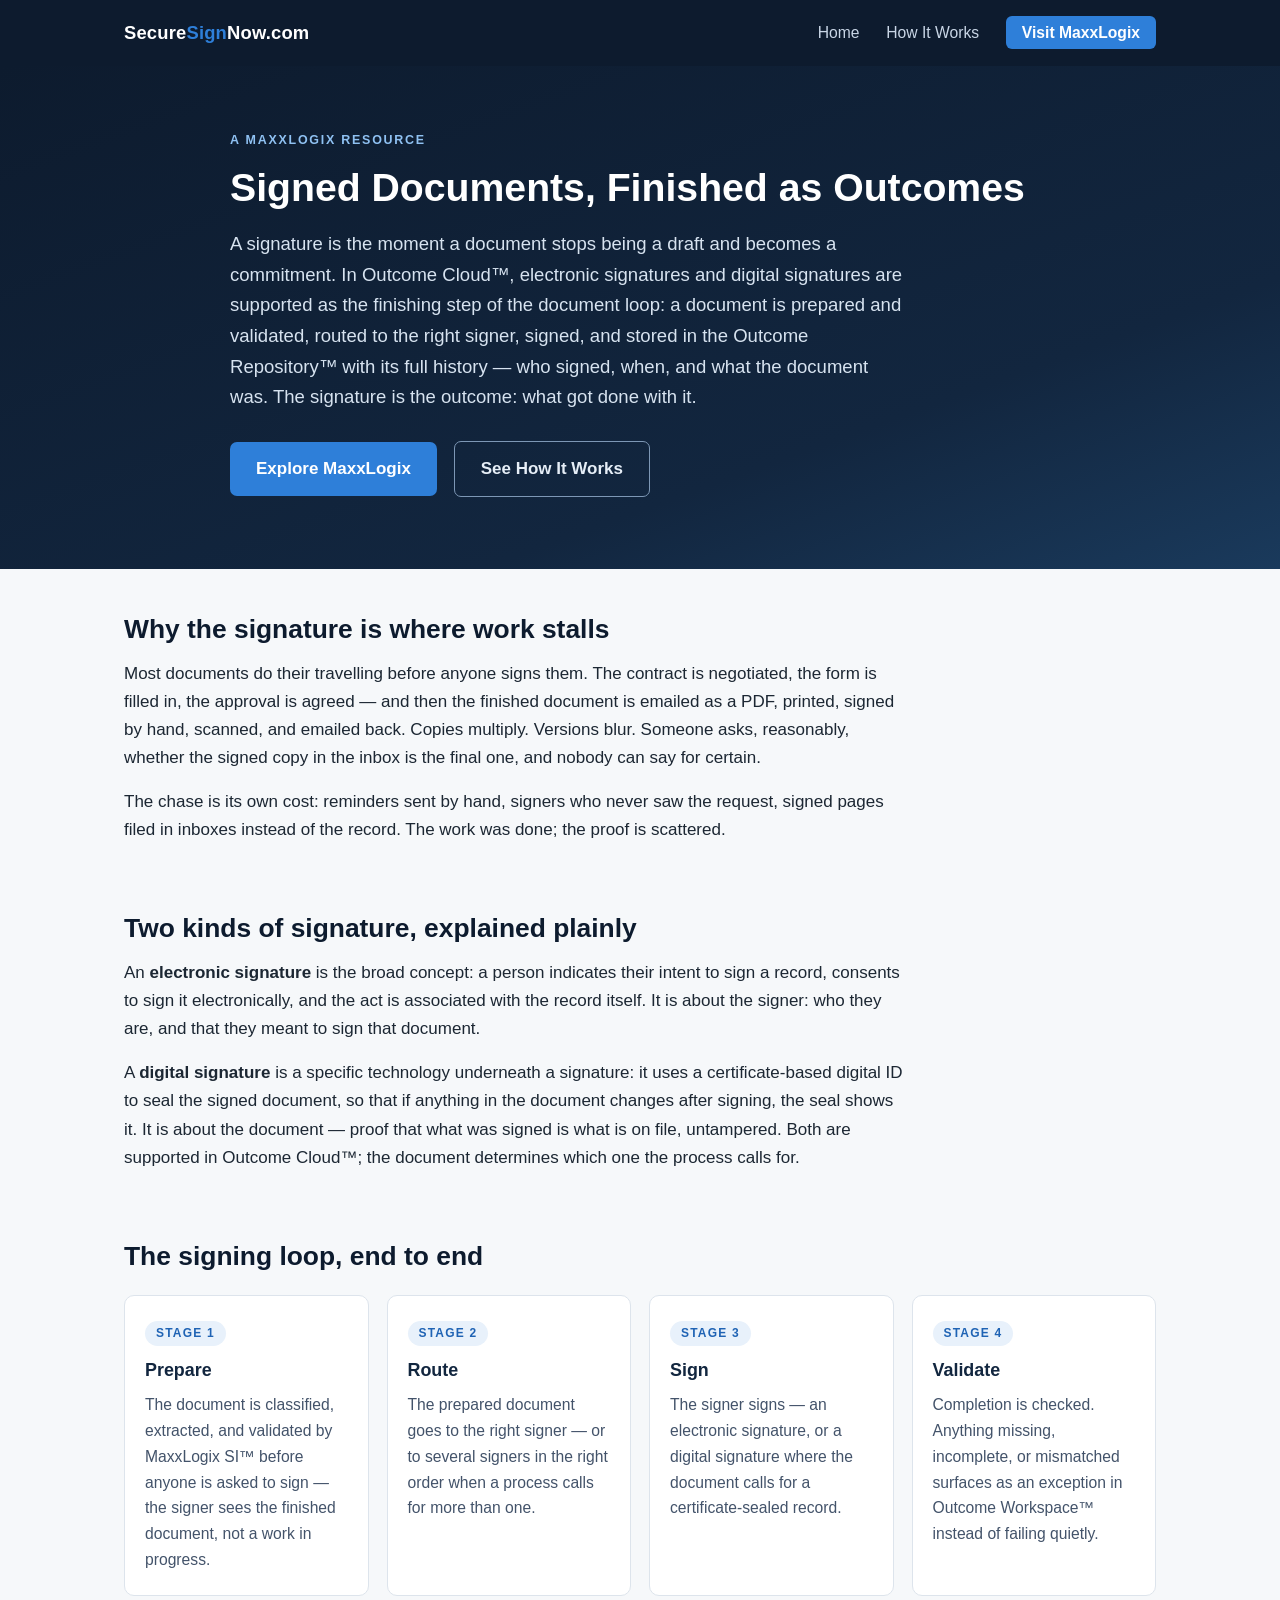
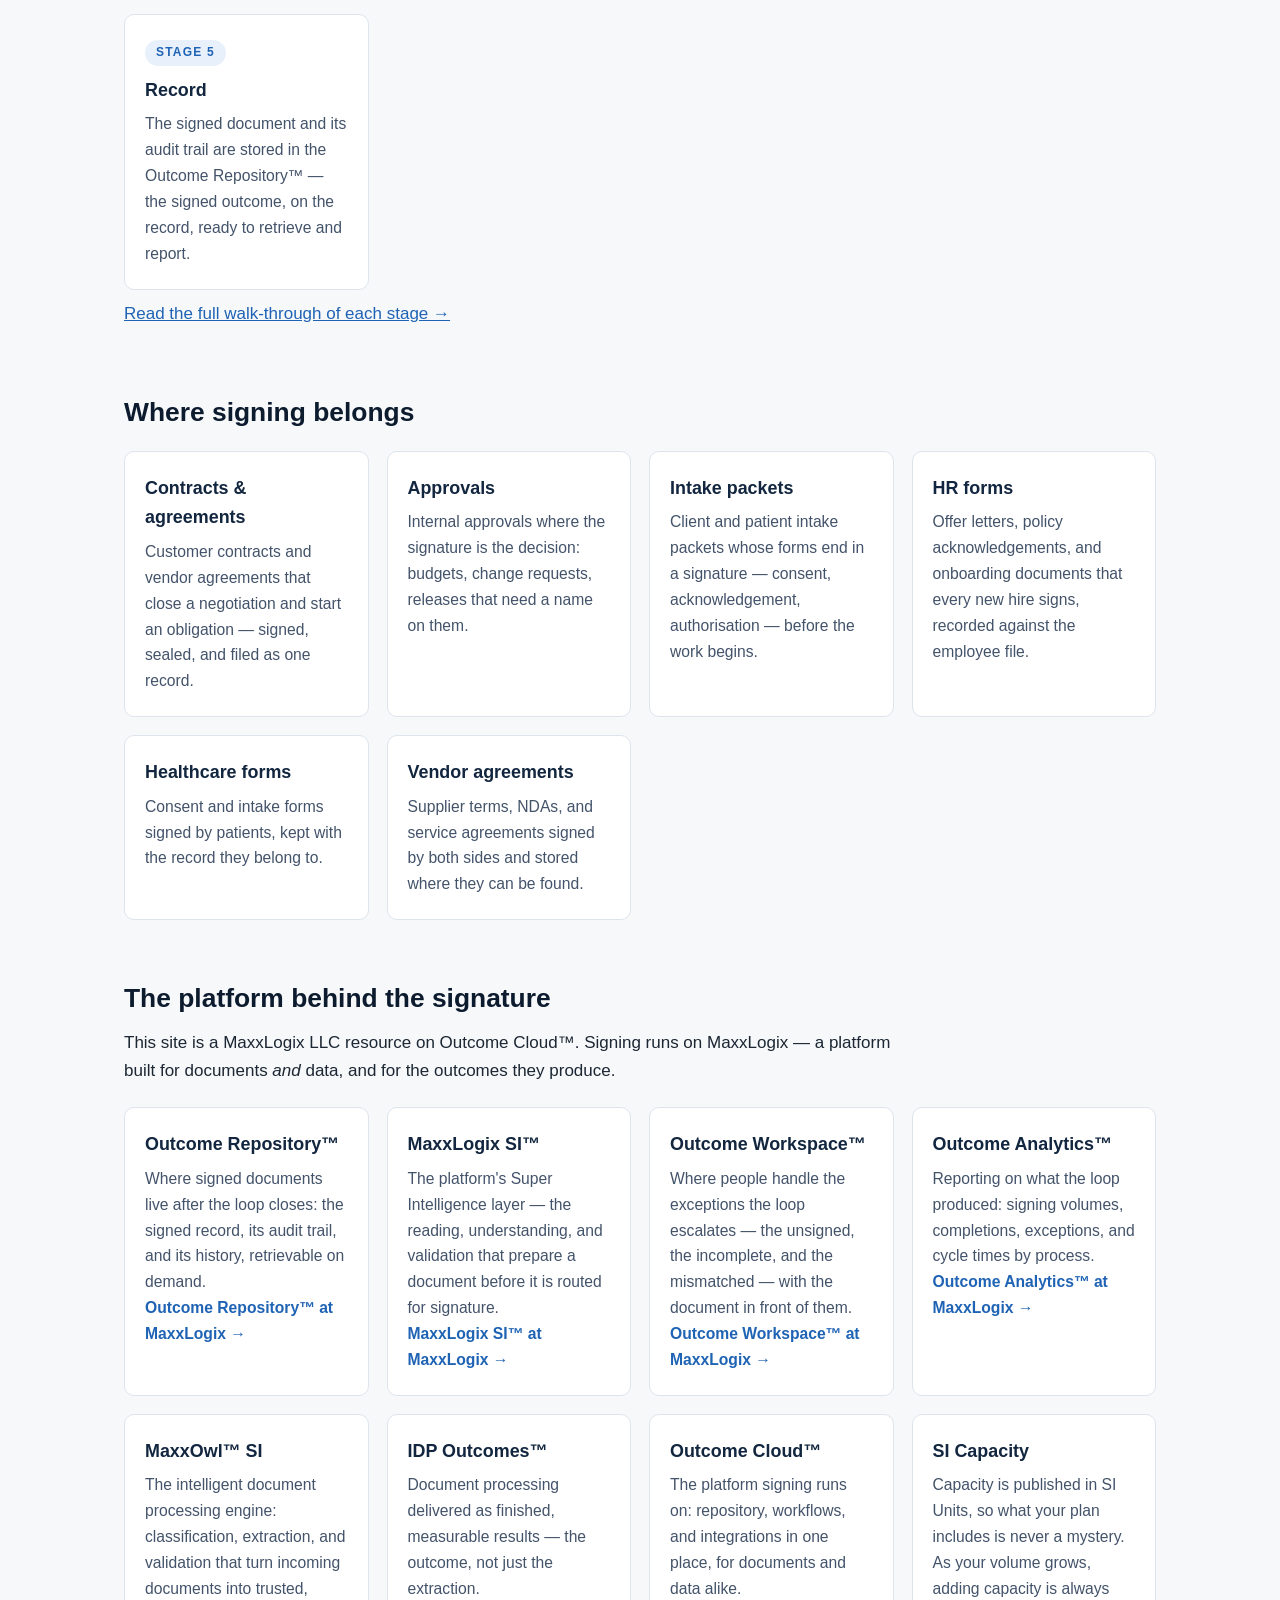
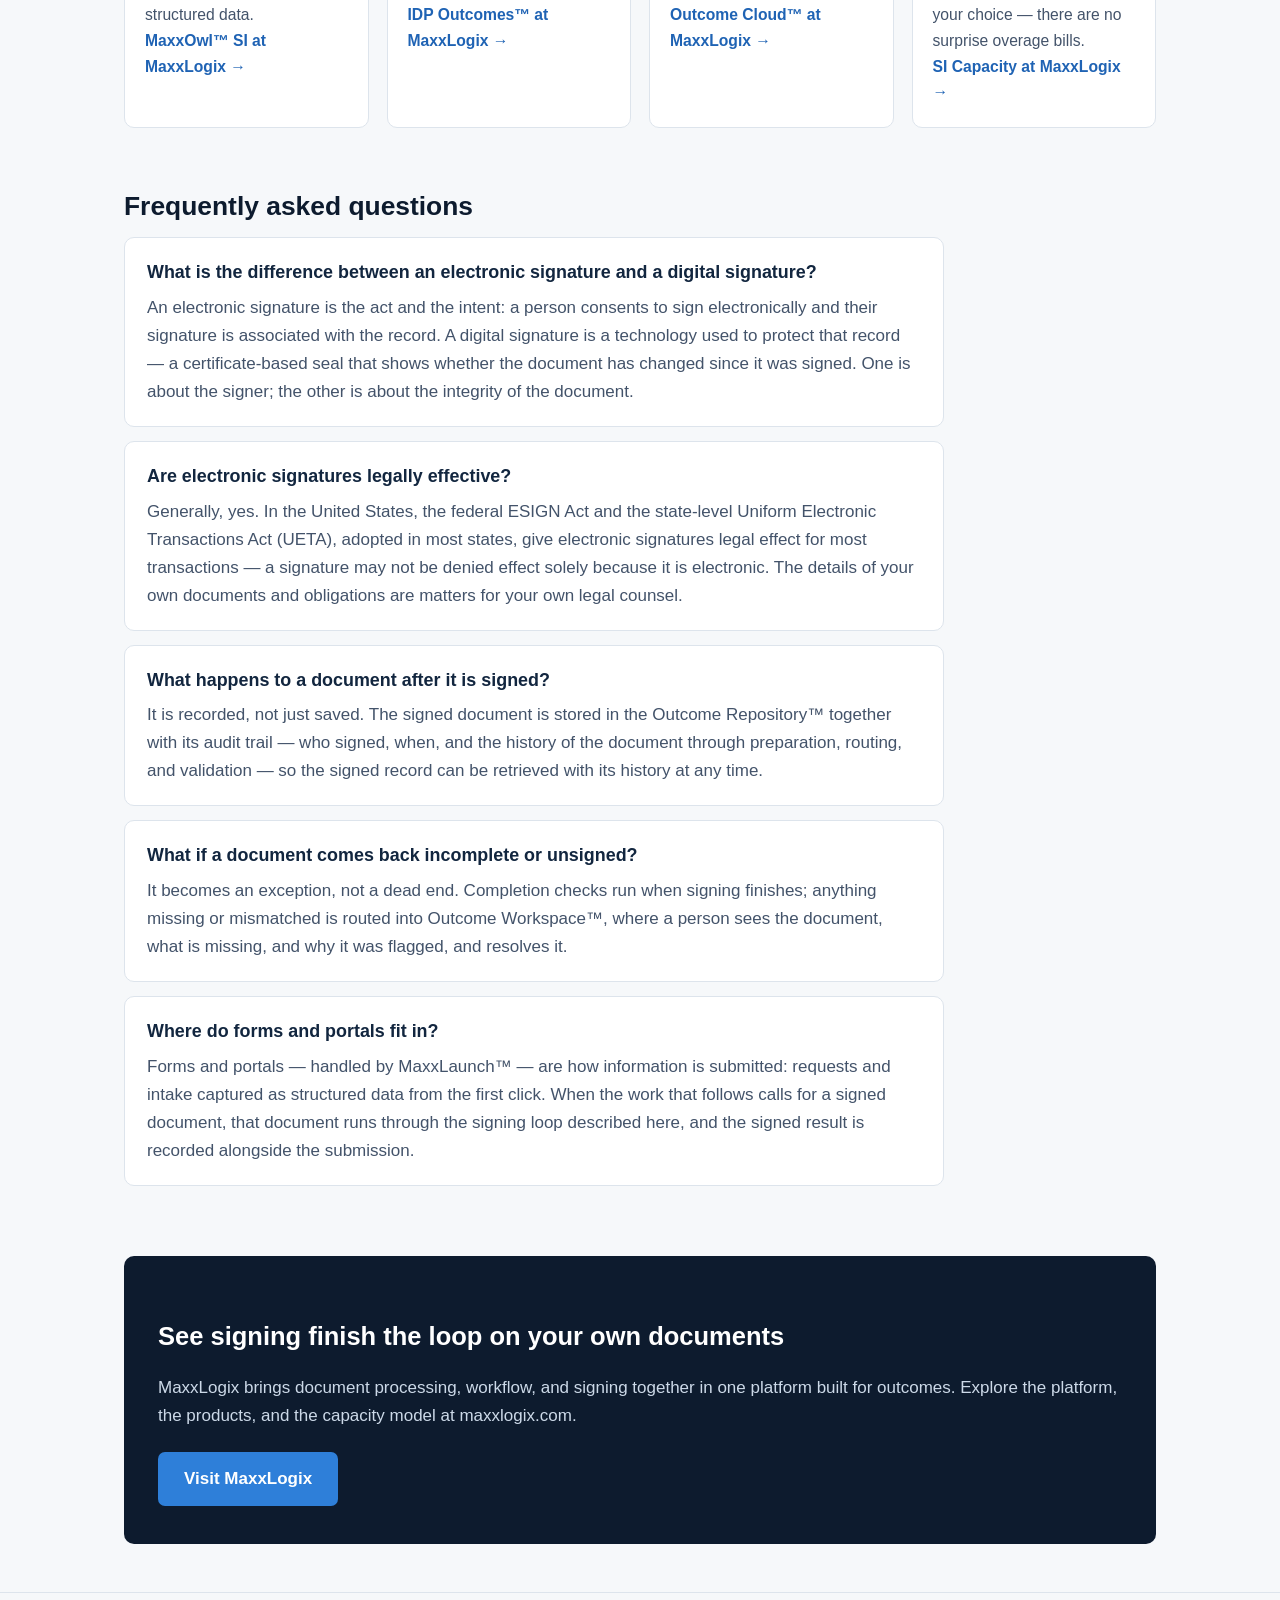
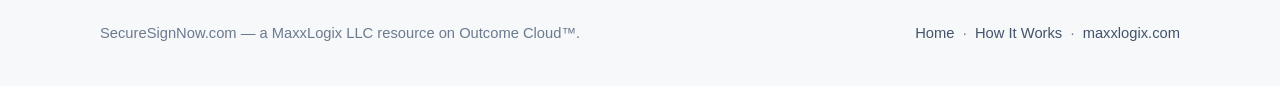
<file: index.html>
<!DOCTYPE html>
<html lang="en">
<head>
<meta charset="UTF-8">
<meta name="viewport" content="width=device-width, initial-scale=1.0">
<title>E-Signatures and Digital Signatures in Outcome Cloud | Secure Sign Now</title>
<meta name="description" content="Electronic signatures and digital signatures supported in Outcome Cloud: documents are prepared, routed, signed, and recorded with their full history. See how signing finishes the loop on MaxxLogix.">
<link rel="canonical" href="https://securesignnow.com/">
<meta property="og:type" content="website">
<meta property="og:site_name" content="Secure Sign Now">
<meta property="og:title" content="E-Signatures and Digital Signatures in Outcome Cloud">
<meta property="og:description" content="A signature is where a document becomes a commitment. How signing works in Outcome Cloud — prepared, routed, signed, validated, and recorded as an outcome.">
<meta property="og:url" content="https://securesignnow.com/">
<meta name="twitter:card" content="summary">
<link rel="stylesheet" href="style.css">
</head>
<body>

<header class="site-header">
  <div class="header-inner">
    <a class="wordmark" href="index.html">Secure<span>Sign</span>Now.com</a>
    <nav class="main-nav">
      <a href="index.html">Home</a>
      <a href="how-it-works.html">How It Works</a>
      <a class="nav-cta" href="https://maxxlogix.com">Visit MaxxLogix</a>
    </nav>
  </div>
</header>

<div class="hero">
  <div class="hero-inner">
    <p class="eyebrow">A MaxxLogix Resource</p>
    <h1>Signed Documents, Finished as Outcomes</h1>
    <p class="lede">A signature is the moment a document stops being a draft and becomes a commitment. In Outcome Cloud&trade;, electronic signatures and digital signatures are supported as the finishing step of the document loop: a document is prepared and validated, routed to the right signer, signed, and stored in the Outcome Repository&trade; with its full history — who signed, when, and what the document was. The signature is the outcome: what got done with it.</p>
    <a class="btn" href="https://maxxlogix.com">Explore MaxxLogix</a>
    <a class="btn ghost" href="how-it-works.html">See How It Works</a>
  </div>
</div>

<main>

  <section>
    <h2>Why the signature is where work stalls</h2>
    <p>Most documents do their travelling before anyone signs them. The contract is negotiated, the form is filled in, the approval is agreed — and then the finished document is emailed as a PDF, printed, signed by hand, scanned, and emailed back. Copies multiply. Versions blur. Someone asks, reasonably, whether the signed copy in the inbox is the final one, and nobody can say for certain.</p>
    <p>The chase is its own cost: reminders sent by hand, signers who never saw the request, signed pages filed in inboxes instead of the record. The work was done; the proof is scattered.</p>
  </section>

  <section>
    <h2>Two kinds of signature, explained plainly</h2>
    <p>An <strong>electronic signature</strong> is the broad concept: a person indicates their intent to sign a record, consents to sign it electronically, and the act is associated with the record itself. It is about the signer: who they are, and that they meant to sign that document.</p>
    <p>A <strong>digital signature</strong> is a specific technology underneath a signature: it uses a certificate-based digital ID to seal the signed document, so that if anything in the document changes after signing, the seal shows it. It is about the document — proof that what was signed is what is on file, untampered. Both are supported in Outcome Cloud&trade;; the document determines which one the process calls for.</p>
  </section>

  <section>
    <h2>The signing loop, end to end</h2>
    <div class="grid">
      <div class="card">
        <span class="step">Stage 1</span>
        <h3>Prepare</h3>
        <p>The document is classified, extracted, and validated by MaxxLogix SI&trade; before anyone is asked to sign — the signer sees the finished document, not a work in progress.</p>
      </div>
      <div class="card">
        <span class="step">Stage 2</span>
        <h3>Route</h3>
        <p>The prepared document goes to the right signer — or to several signers in the right order when a process calls for more than one.</p>
      </div>
      <div class="card">
        <span class="step">Stage 3</span>
        <h3>Sign</h3>
        <p>The signer signs — an electronic signature, or a digital signature where the document calls for a certificate-sealed record.</p>
      </div>
      <div class="card">
        <span class="step">Stage 4</span>
        <h3>Validate</h3>
        <p>Completion is checked. Anything missing, incomplete, or mismatched surfaces as an exception in Outcome Workspace&trade; instead of failing quietly.</p>
      </div>
      <div class="card">
        <span class="step">Stage 5</span>
        <h3>Record</h3>
        <p>The signed document and its audit trail are stored in the Outcome Repository&trade; — the signed outcome, on the record, ready to retrieve and report.</p>
      </div>
    </div>
    <p><a href="how-it-works.html">Read the full walk-through of each stage &rarr;</a></p>
  </section>

  <section>
    <h2>Where signing belongs</h2>
    <div class="grid">
      <div class="card">
        <h3>Contracts &amp; agreements</h3>
        <p>Customer contracts and vendor agreements that close a negotiation and start an obligation — signed, sealed, and filed as one record.</p>
      </div>
      <div class="card">
        <h3>Approvals</h3>
        <p>Internal approvals where the signature is the decision: budgets, change requests, releases that need a name on them.</p>
      </div>
      <div class="card">
        <h3>Intake packets</h3>
        <p>Client and patient intake packets whose forms end in a signature — consent, acknowledgement, authorisation — before the work begins.</p>
      </div>
      <div class="card">
        <h3>HR forms</h3>
        <p>Offer letters, policy acknowledgements, and onboarding documents that every new hire signs, recorded against the employee file.</p>
      </div>
      <div class="card">
        <h3>Healthcare forms</h3>
        <p>Consent and intake forms signed by patients, kept with the record they belong to.</p>
      </div>
      <div class="card">
        <h3>Vendor agreements</h3>
        <p>Supplier terms, NDAs, and service agreements signed by both sides and stored where they can be found.</p>
      </div>
    </div>
  </section>

  <section>
    <h2>The platform behind the signature</h2>
    <p class="narrow">This site is a MaxxLogix LLC resource on Outcome Cloud&trade;. Signing runs on MaxxLogix — a platform built for documents <em>and</em> data, and for the outcomes they produce.</p>
    <div class="grid">
      <div class="card">
        <h3>Outcome Repository&trade;</h3>
        <p>Where signed documents live after the loop closes: the signed record, its audit trail, and its history, retrievable on demand.</p>
        <p><a href="https://maxxlogix.com/outcome-repository/">Outcome Repository&trade; at MaxxLogix &rarr;</a></p>
      </div>
      <div class="card">
        <h3>MaxxLogix SI&trade;</h3>
        <p>The platform's Super Intelligence layer — the reading, understanding, and validation that prepare a document before it is routed for signature.</p>
        <p><a href="https://maxxlogix.com/maxxlogix-si/">MaxxLogix SI&trade; at MaxxLogix &rarr;</a></p>
      </div>
      <div class="card">
        <h3>Outcome Workspace&trade;</h3>
        <p>Where people handle the exceptions the loop escalates — the unsigned, the incomplete, and the mismatched — with the document in front of them.</p>
        <p><a href="https://maxxlogix.com/outcome-workspace/">Outcome Workspace&trade; at MaxxLogix &rarr;</a></p>
      </div>
      <div class="card">
        <h3>Outcome Analytics&trade;</h3>
        <p>Reporting on what the loop produced: signing volumes, completions, exceptions, and cycle times by process.</p>
        <p><a href="https://maxxlogix.com/outcome-analytics/">Outcome Analytics&trade; at MaxxLogix &rarr;</a></p>
      </div>
      <div class="card">
        <h3>MaxxOwl&trade; SI</h3>
        <p>The intelligent document processing engine: classification, extraction, and validation that turn incoming documents into trusted, structured data.</p>
        <p><a href="https://maxxlogix.com/maxxowl-si/">MaxxOwl&trade; SI at MaxxLogix &rarr;</a></p>
      </div>
      <div class="card">
        <h3>IDP Outcomes&trade;</h3>
        <p>Document processing delivered as finished, measurable results — the outcome, not just the extraction.</p>
        <p><a href="https://maxxlogix.com/idp-outcomes/">IDP Outcomes&trade; at MaxxLogix &rarr;</a></p>
      </div>
      <div class="card">
        <h3>Outcome Cloud&trade;</h3>
        <p>The platform signing runs on: repository, workflows, and integrations in one place, for documents and data alike.</p>
        <p><a href="https://maxxlogix.com/outcome-cloud/">Outcome Cloud&trade; at MaxxLogix &rarr;</a></p>
      </div>
      <div class="card">
        <h3>SI Capacity</h3>
        <p>Capacity is published in SI Units, so what your plan includes is never a mystery. As your volume grows, adding capacity is always your choice — there are no surprise overage bills.</p>
        <p><a href="https://maxxlogix.com/si-capacity/">SI Capacity at MaxxLogix &rarr;</a></p>
      </div>
    </div>
  </section>

  <section>
    <h2>Frequently asked questions</h2>

    <div class="faq-item">
      <h3>What is the difference between an electronic signature and a digital signature?</h3>
      <p>An electronic signature is the act and the intent: a person consents to sign electronically and their signature is associated with the record. A digital signature is a technology used to protect that record — a certificate-based seal that shows whether the document has changed since it was signed. One is about the signer; the other is about the integrity of the document.</p>
    </div>

    <div class="faq-item">
      <h3>Are electronic signatures legally effective?</h3>
      <p>Generally, yes. In the United States, the federal ESIGN Act and the state-level Uniform Electronic Transactions Act (UETA), adopted in most states, give electronic signatures legal effect for most transactions — a signature may not be denied effect solely because it is electronic. The details of your own documents and obligations are matters for your own legal counsel.</p>
    </div>

    <div class="faq-item">
      <h3>What happens to a document after it is signed?</h3>
      <p>It is recorded, not just saved. The signed document is stored in the Outcome Repository&trade; together with its audit trail — who signed, when, and the history of the document through preparation, routing, and validation — so the signed record can be retrieved with its history at any time.</p>
    </div>

    <div class="faq-item">
      <h3>What if a document comes back incomplete or unsigned?</h3>
      <p>It becomes an exception, not a dead end. Completion checks run when signing finishes; anything missing or mismatched is routed into Outcome Workspace&trade;, where a person sees the document, what is missing, and why it was flagged, and resolves it.</p>
    </div>

    <div class="faq-item">
      <h3>Where do forms and portals fit in?</h3>
      <p>Forms and portals — handled by MaxxLaunch&trade; — are how information is submitted: requests and intake captured as structured data from the first click. When the work that follows calls for a signed document, that document runs through the signing loop described here, and the signed result is recorded alongside the submission.</p>
    </div>
  </section>

  <div class="cta-band">
    <h2>See signing finish the loop on your own documents</h2>
    <p>MaxxLogix brings document processing, workflow, and signing together in one platform built for outcomes. Explore the platform, the products, and the capacity model at maxxlogix.com.</p>
    <a class="btn" href="https://maxxlogix.com">Visit MaxxLogix</a>
  </div>

</main>

<footer class="site-footer">
  <div class="footer-inner">
    <span>SecureSignNow.com — a MaxxLogix LLC resource on Outcome Cloud&trade;.</span>
    <span><a href="index.html">Home</a> &nbsp;·&nbsp; <a href="how-it-works.html">How It Works</a> &nbsp;·&nbsp; <a href="https://maxxlogix.com">maxxlogix.com</a></span>
  </div>
</footer>

</body>
</html>
</file>
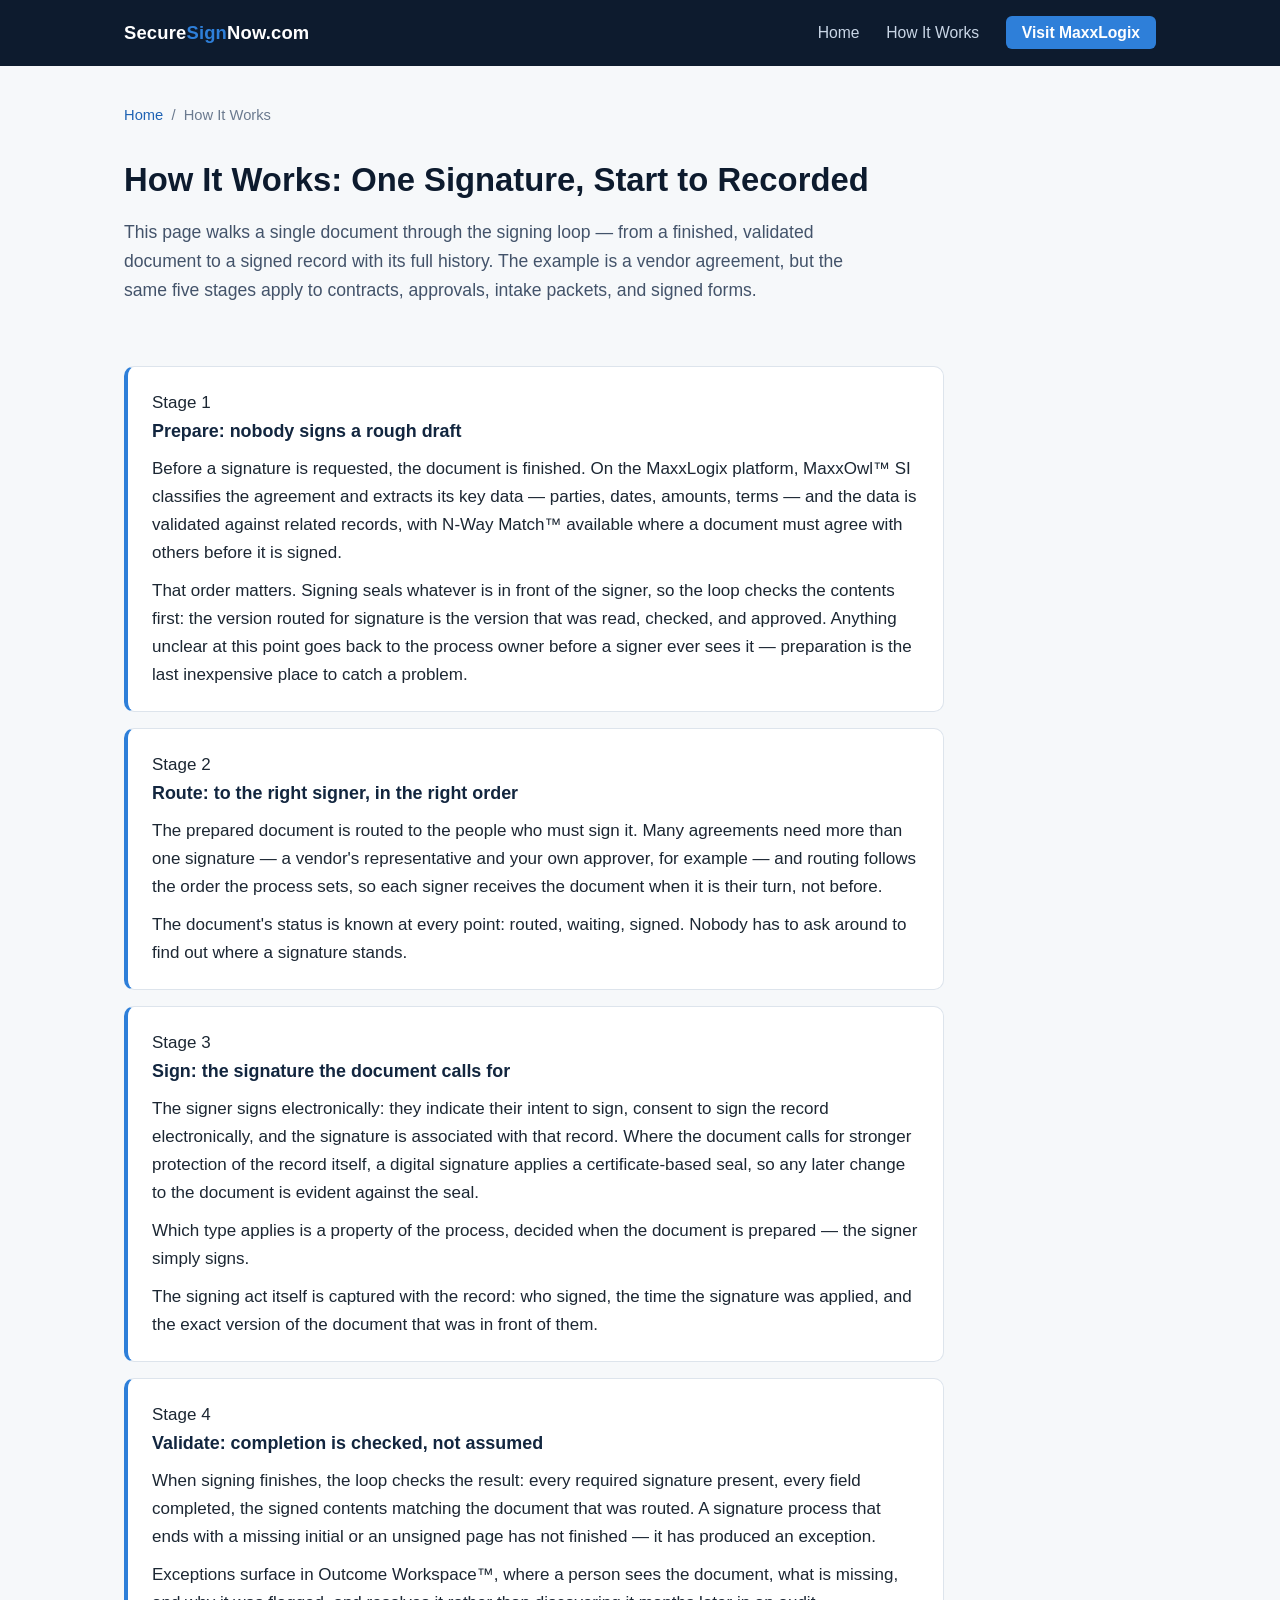
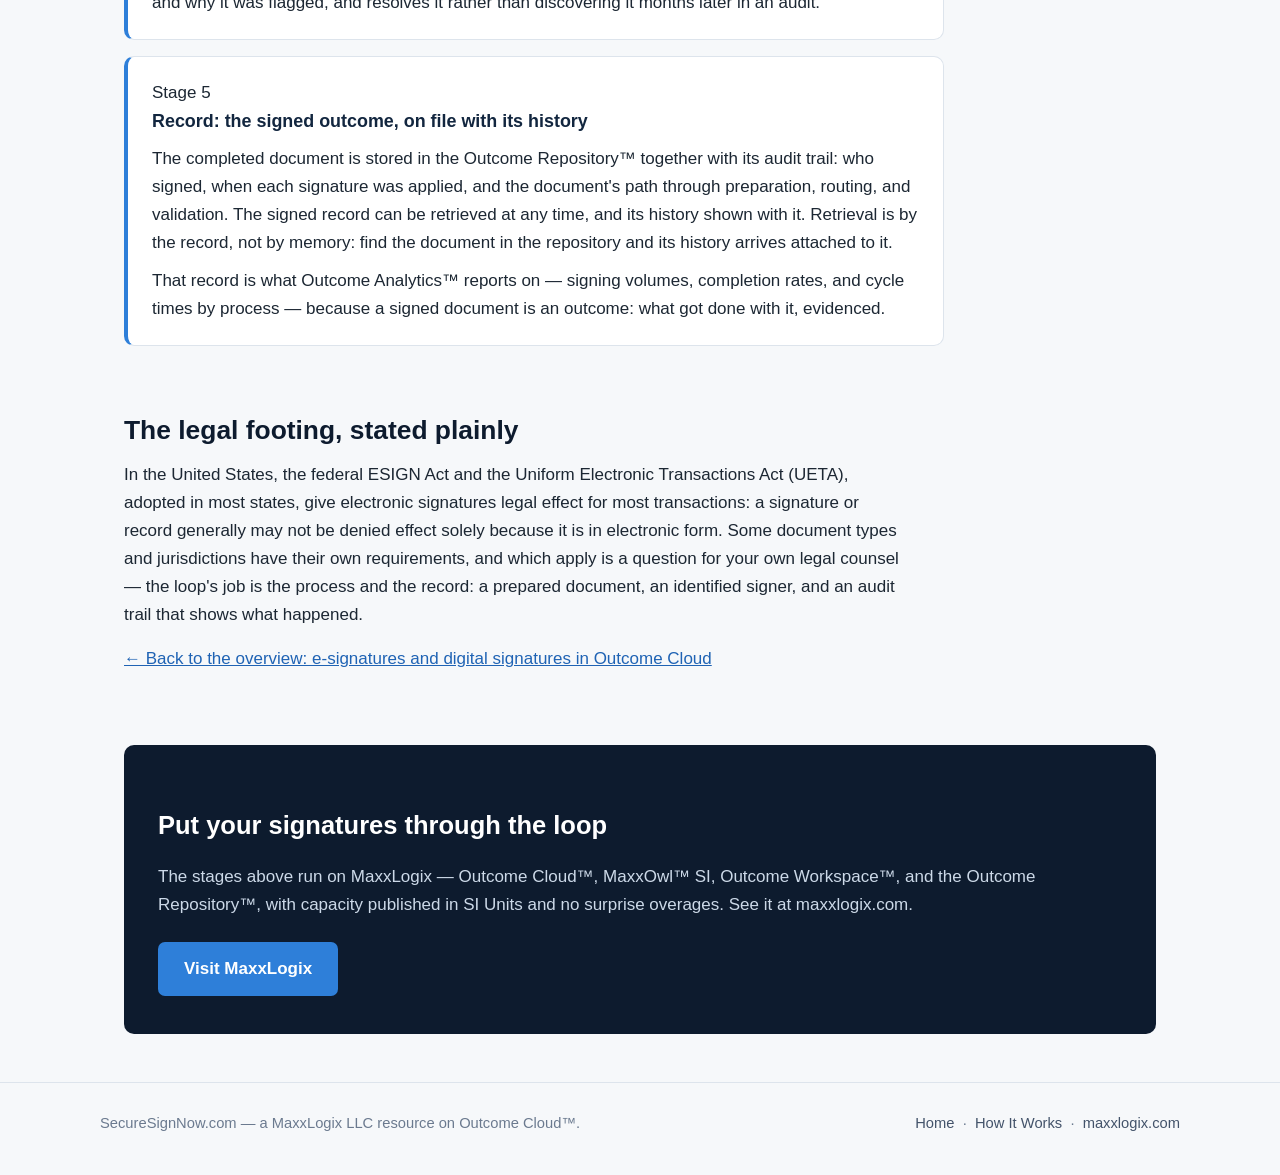
<file: how-it-works.html>
<!DOCTYPE html>
<html lang="en">
<head>
<meta charset="UTF-8">
<meta name="viewport" content="width=device-width, initial-scale=1.0">
<title>How It Works: The Signing Loop, Stage by Stage | Secure Sign Now</title>
<meta name="description" content="A stage-by-stage walk-through of signing in Outcome Cloud: prepare, route, sign, validate, and record — the signed document and its audit trail, stored as an outcome.">
<link rel="canonical" href="https://securesignnow.com/how-it-works.html">
<meta property="og:type" content="article">
<meta property="og:site_name" content="Secure Sign Now">
<meta property="og:title" content="How It Works: The Signing Loop, Stage by Stage">
<meta property="og:description" content="Follow one document through preparation, routing, signing, validation, and recording — the signing loop in Outcome Cloud, stage by stage.">
<meta property="og:url" content="https://securesignnow.com/how-it-works.html">
<meta name="twitter:card" content="summary">
<link rel="stylesheet" href="style.css">
</head>
<body>

<header class="site-header">
  <div class="header-inner">
    <a class="wordmark" href="index.html">Secure<span>Sign</span>Now.com</a>
    <nav class="main-nav">
      <a href="index.html">Home</a>
      <a href="how-it-works.html">How It Works</a>
      <a class="nav-cta" href="https://maxxlogix.com">Visit MaxxLogix</a>
    </nav>
  </div>
</header>

<main>

  <p class="crumb"><a href="index.html">Home</a> &nbsp;/&nbsp; How It Works</p>

  <div class="page-head">
    <h1>How It Works: One Signature, Start to Recorded</h1>
    <p class="lede">This page walks a single document through the signing loop — from a finished, validated document to a signed record with its full history. The example is a vendor agreement, but the same five stages apply to contracts, approvals, intake packets, and signed forms.</p>
  </div>

  <section>
    <div class="stage-list">

      <div class="stage-block">
        <span class="step">Stage 1</span>
        <h3>Prepare: nobody signs a rough draft</h3>
        <p>Before a signature is requested, the document is finished. On the MaxxLogix platform, MaxxOwl&trade; SI classifies the agreement and extracts its key data — parties, dates, amounts, terms — and the data is validated against related records, with N-Way Match&trade; available where a document must agree with others before it is signed.</p>
        <p>That order matters. Signing seals whatever is in front of the signer, so the loop checks the contents first: the version routed for signature is the version that was read, checked, and approved. Anything unclear at this point goes back to the process owner before a signer ever sees it — preparation is the last inexpensive place to catch a problem.</p>
      </div>

      <div class="stage-block">
        <span class="step">Stage 2</span>
        <h3>Route: to the right signer, in the right order</h3>
        <p>The prepared document is routed to the people who must sign it. Many agreements need more than one signature — a vendor's representative and your own approver, for example — and routing follows the order the process sets, so each signer receives the document when it is their turn, not before.</p>
        <p>The document's status is known at every point: routed, waiting, signed. Nobody has to ask around to find out where a signature stands.</p>
      </div>

      <div class="stage-block">
        <span class="step">Stage 3</span>
        <h3>Sign: the signature the document calls for</h3>
        <p>The signer signs electronically: they indicate their intent to sign, consent to sign the record electronically, and the signature is associated with that record. Where the document calls for stronger protection of the record itself, a digital signature applies a certificate-based seal, so any later change to the document is evident against the seal.</p>
        <p>Which type applies is a property of the process, decided when the document is prepared — the signer simply signs.</p>
        <p>The signing act itself is captured with the record: who signed, the time the signature was applied, and the exact version of the document that was in front of them.</p>
      </div>

      <div class="stage-block">
        <span class="step">Stage 4</span>
        <h3>Validate: completion is checked, not assumed</h3>
        <p>When signing finishes, the loop checks the result: every required signature present, every field completed, the signed contents matching the document that was routed. A signature process that ends with a missing initial or an unsigned page has not finished — it has produced an exception.</p>
        <p>Exceptions surface in Outcome Workspace&trade;, where a person sees the document, what is missing, and why it was flagged, and resolves it rather than discovering it months later in an audit.</p>
      </div>

      <div class="stage-block">
        <span class="step">Stage 5</span>
        <h3>Record: the signed outcome, on file with its history</h3>
        <p>The completed document is stored in the Outcome Repository&trade; together with its audit trail: who signed, when each signature was applied, and the document's path through preparation, routing, and validation. The signed record can be retrieved at any time, and its history shown with it. Retrieval is by the record, not by memory: find the document in the repository and its history arrives attached to it.</p>
        <p>That record is what Outcome Analytics&trade; reports on — signing volumes, completion rates, and cycle times by process — because a signed document is an outcome: what got done with it, evidenced.</p>
      </div>

    </div>
  </section>

  <section>
    <h2>The legal footing, stated plainly</h2>
    <p class="narrow">In the United States, the federal ESIGN Act and the Uniform Electronic Transactions Act (UETA), adopted in most states, give electronic signatures legal effect for most transactions: a signature or record generally may not be denied effect solely because it is in electronic form. Some document types and jurisdictions have their own requirements, and which apply is a question for your own legal counsel — the loop's job is the process and the record: a prepared document, an identified signer, and an audit trail that shows what happened.</p>
    <p class="narrow"><a href="index.html">&larr; Back to the overview: e-signatures and digital signatures in Outcome Cloud</a></p>
  </section>

  <div class="cta-band">
    <h2>Put your signatures through the loop</h2>
    <p>The stages above run on MaxxLogix — Outcome Cloud&trade;, MaxxOwl&trade; SI, Outcome Workspace&trade;, and the Outcome Repository&trade;, with capacity published in SI Units and no surprise overages. See it at maxxlogix.com.</p>
    <a class="btn" href="https://maxxlogix.com">Visit MaxxLogix</a>
  </div>

</main>

<footer class="site-footer">
  <div class="footer-inner">
    <span>SecureSignNow.com — a MaxxLogix LLC resource on Outcome Cloud&trade;.</span>
    <span><a href="index.html">Home</a> &nbsp;·&nbsp; <a href="how-it-works.html">How It Works</a> &nbsp;·&nbsp; <a href="https://maxxlogix.com">maxxlogix.com</a></span>
  </div>
</footer>

</body>
</html>
</file>
<file: style.css>
/* Secure Sign Now — microsite styles
   Palette: deep navy / slate with a single steel-blue accent.
   No external assets. System font stack only. */

:root {
  --navy: #0d1b2e;
  --navy-2: #12263f;
  --slate: #43536a;
  --slate-light: #6b7a8f;
  --ink: #1c2733;
  --bg: #f6f8fa;
  --card: #ffffff;
  --line: #dde4ec;
  --accent: #2e7fd9;
  --accent-dark: #1f63b4;
  --radius: 10px;
}

* { box-sizing: border-box; }

html { scroll-behavior: smooth; }

body {
  margin: 0;
  font-family: -apple-system, BlinkMacSystemFont, "Segoe UI", Roboto,
    "Helvetica Neue", Arial, sans-serif;
  color: var(--ink);
  background: var(--bg);
  line-height: 1.65;
  font-size: 17px;
}

a { color: var(--accent-dark); }
a:hover { color: var(--accent); }

/* ---------- Header ---------- */
.site-header {
  background: var(--navy);
  color: #fff;
}
.header-inner {
  max-width: 1080px;
  margin: 0 auto;
  padding: 18px 24px;
  display: flex;
  flex-wrap: wrap;
  align-items: center;
  justify-content: space-between;
  gap: 12px;
}
.wordmark {
  color: #fff;
  text-decoration: none;
  font-weight: 700;
  font-size: 1.15rem;
  letter-spacing: 0.01em;
}
.wordmark span { color: var(--accent); }
.main-nav a {
  color: #c9d6e6;
  text-decoration: none;
  margin-left: 22px;
  font-size: 0.98rem;
}
.main-nav a:hover { color: #fff; }
.main-nav a.nav-cta {
  background: var(--accent);
  color: #fff;
  padding: 8px 16px;
  border-radius: 6px;
  font-weight: 600;
}
.main-nav a.nav-cta:hover { background: var(--accent-dark); }

/* ---------- Hero ---------- */
.hero {
  background: linear-gradient(160deg, var(--navy) 0%, var(--navy-2) 70%, #1a3a5c 100%);
  color: #fff;
  padding: 64px 24px 72px;
}
.hero-inner { max-width: 820px; margin: 0 auto; }
.hero .eyebrow {
  text-transform: uppercase;
  letter-spacing: 0.14em;
  font-size: 0.78rem;
  font-weight: 700;
  color: #8fc1f2;
  margin: 0 0 14px;
}
.hero h1 {
  font-size: 2.45rem;
  line-height: 1.18;
  margin: 0 0 18px;
  font-weight: 750;
}
.hero p.lede {
  font-size: 1.16rem;
  color: #d7e3f0;
  margin: 0 0 28px;
  max-width: 680px;
}
.btn {
  display: inline-block;
  background: var(--accent);
  color: #fff;
  text-decoration: none;
  font-weight: 600;
  padding: 13px 26px;
  border-radius: 7px;
  margin-right: 12px;
}
.btn:hover { background: var(--accent-dark); color: #fff; }
.btn.ghost {
  background: transparent;
  border: 1px solid #7d97b5;
  color: #e6eef7;
}
.btn.ghost:hover { border-color: #fff; color: #fff; }

/* ---------- Layout ---------- */
main { max-width: 1080px; margin: 0 auto; padding: 0 24px; }
section { padding: 44px 0 8px; }
section h2 {
  font-size: 1.65rem;
  line-height: 1.25;
  color: var(--navy);
  margin: 0 0 14px;
}
section h3 { color: var(--navy-2); margin: 0 0 8px; font-size: 1.12rem; }
section p { max-width: 780px; margin: 0 0 16px; }
.narrow { max-width: 780px; }

/* ---------- Stage / card grids ---------- */
.grid {
  display: grid;
  grid-template-columns: repeat(auto-fit, minmax(230px, 1fr));
  gap: 18px;
  margin: 22px 0 10px;
}
.card {
  background: var(--card);
  border: 1px solid var(--line);
  border-radius: var(--radius);
  padding: 22px 20px;
}
.card .step {
  display: inline-block;
  font-size: 0.75rem;
  font-weight: 700;
  letter-spacing: 0.1em;
  text-transform: uppercase;
  color: var(--accent-dark);
  background: #e8f1fb;
  border-radius: 20px;
  padding: 3px 11px;
  margin-bottom: 10px;
}
.card p { margin: 0; font-size: 0.98rem; color: var(--slate); }
.card h3 { margin-bottom: 6px; }
.card a { font-weight: 600; text-decoration: none; }
.card a:hover { text-decoration: underline; }

/* ---------- Deep-dive stage list (how it works) ---------- */
.stage-list { max-width: 820px; }
.stage-block {
  background: var(--card);
  border: 1px solid var(--line);
  border-left: 4px solid var(--accent);
  border-radius: var(--radius);
  padding: 22px 24px;
  margin-bottom: 16px;
}
.stage-block p { margin: 0 0 10px; }
.stage-block p:last-child { margin-bottom: 0; }

/* ---------- FAQ ---------- */
.faq-item {
  background: var(--card);
  border: 1px solid var(--line);
  border-radius: var(--radius);
  padding: 20px 22px;
  margin-bottom: 14px;
  max-width: 820px;
}
.faq-item h3 { margin-bottom: 6px; }
.faq-item p { margin: 0; color: var(--slate); }

/* ---------- CTA band ---------- */
.cta-band {
  background: var(--navy);
  color: #fff;
  border-radius: var(--radius);
  padding: 38px 34px;
  margin: 48px 0;
  text-align: left;
}
.cta-band h2 { color: #fff; margin-bottom: 10px; }
.cta-band p { color: #ccd9e8; margin-bottom: 22px; }

/* ---------- Footer ---------- */
.site-footer {
  border-top: 1px solid var(--line);
  margin-top: 24px;
  padding: 28px 24px 40px;
  color: var(--slate-light);
  font-size: 0.92rem;
}
.footer-inner {
  max-width: 1080px;
  margin: 0 auto;
  display: flex;
  flex-wrap: wrap;
  gap: 10px 28px;
  justify-content: space-between;
}
.site-footer a { color: var(--slate); text-decoration: none; }
.site-footer a:hover { text-decoration: underline; }

/* ---------- Breadcrumb (subpage) ---------- */
.crumb { padding: 22px 0 0; font-size: 0.92rem; color: var(--slate-light); }
.crumb a { text-decoration: none; }
.crumb a:hover { text-decoration: underline; }
.page-head { padding-top: 18px; }
.page-head h1 { font-size: 2.05rem; color: var(--navy); line-height: 1.22; margin: 0 0 12px; }
.page-head p.lede { font-size: 1.1rem; color: var(--slate); max-width: 760px; }

/* ---------- Responsive ---------- */
@media (max-width: 640px) {
  body { font-size: 16px; }
  .hero { padding: 44px 20px 52px; }
  .hero h1 { font-size: 1.85rem; }
  .page-head h1 { font-size: 1.6rem; }
  section h2 { font-size: 1.4rem; }
  .main-nav a { margin-left: 14px; }
  .btn { display: block; text-align: center; margin: 0 0 10px; }
  .cta-band { padding: 28px 22px; }
}
</file>
